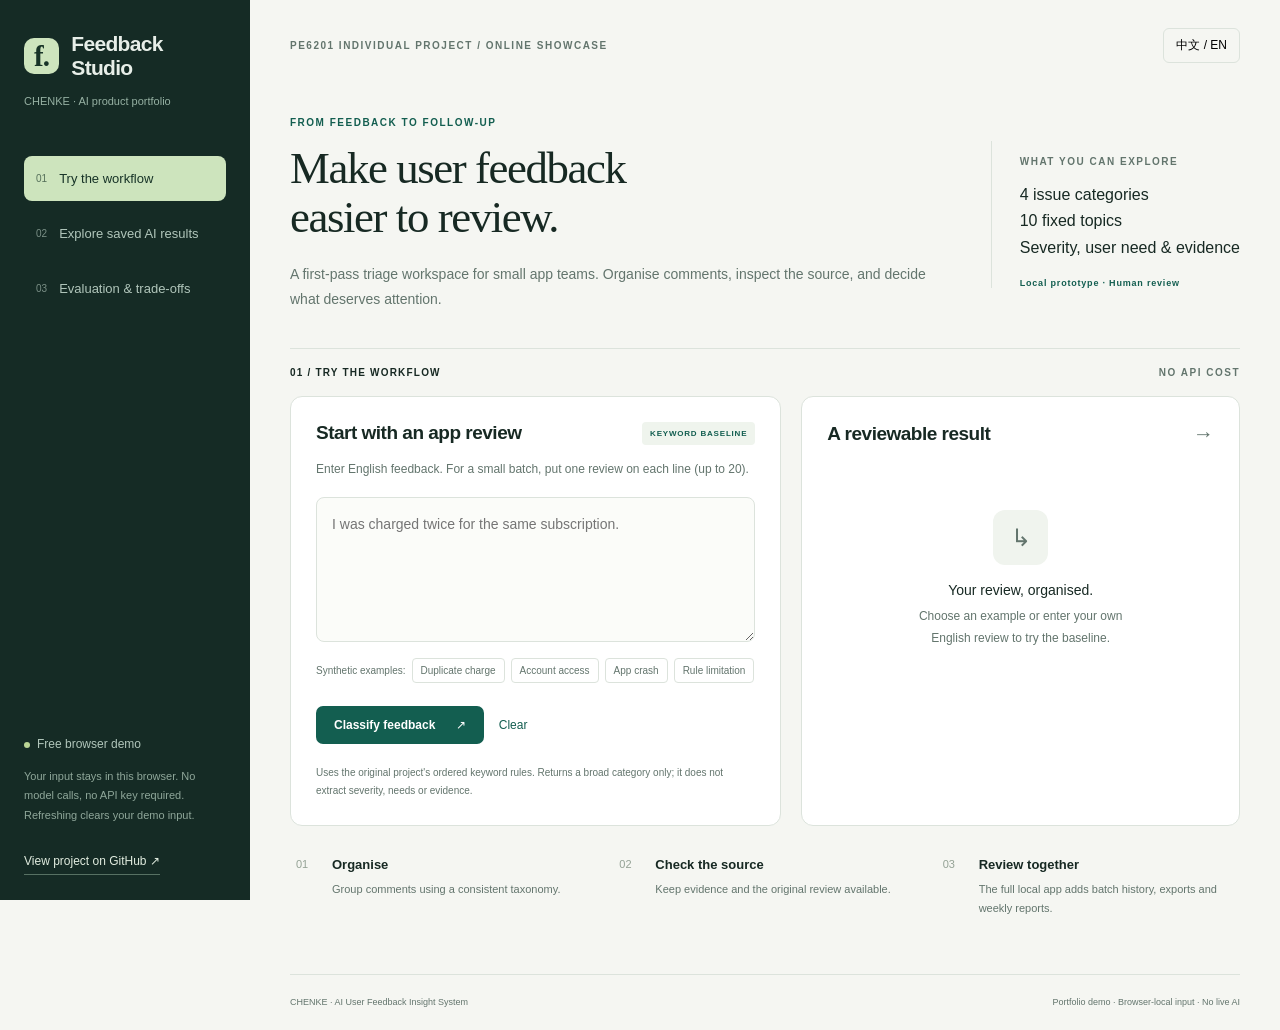
<file: docs/index.html>
<!doctype html>
<html lang="en"><head><meta charset="utf-8"><meta name="viewport" content="width=device-width,initial-scale=1"><meta name="description" content="Explore CHENKE's AI feedback triage prototype. Free browser-local keyword classification and recorded AI evaluation examples."><title>Feedback Studio | CHENKE</title><link rel="stylesheet" href="style.css"><link rel="icon" href="icon.svg" type="image/svg+xml"><script src="data.js" defer></script><script src="app.js" defer></script></head>
<body><aside><a class="brand" href="#"><span class="logo">f.</span>Feedback Studio</a><div class="sidebar-sub" data-i18n="portfolio">CHENKE · AI product portfolio</div><nav aria-label="Main navigation"><button class="nav active" data-panel="try" aria-current="page"><span>01</span><b data-i18n="tryNav">Try the workflow</b></button><button class="nav" data-panel="saved"><span>02</span><b data-i18n="savedNav">Explore saved AI results</b></button><button class="nav" data-panel="evaluation"><span>03</span><b data-i18n="evalNav">Evaluation & trade-offs</b></button></nav><div class="sidebar-bottom"><span class="dot"></span><span data-i18n="localBadge">Free browser demo</span><p data-i18n="privacy">Your input stays in this browser. No model calls, no API key required. Refreshing clears your demo input.</p><a href="https://github.com/cke013344-beep/AI-User-Feedback-Insight-System" target="_blank" rel="noopener" data-i18n="repo">View project on GitHub ↗</a></div></aside>
<main><header><span class="eyebrow" data-i18n="project">PE6201 INDIVIDUAL PROJECT / ONLINE SHOWCASE</span><button id="language" aria-label="Switch language">中文 / EN</button></header><section class="intro"><div><div class="kicker" data-i18n="kicker">FROM FEEDBACK TO FOLLOW-UP</div><h1 data-i18n="headline">Make user feedback<br>easier to review.</h1><p data-i18n="intro">A first-pass triage workspace for small app teams. Organise comments, inspect the source, and decide what deserves attention.</p></div><div class="intro-note"><span class="mini" data-i18n="scopeTitle">WHAT YOU CAN EXPLORE</span><p data-i18n="scope">4 issue categories<br>10 fixed topics<br>Severity, user need & evidence</p><div class="tag" data-i18n="prototype">Local prototype · Human review</div></div></section>
<div class="section-line"><span id="panel-caption">01 / TRY THE WORKFLOW</span><span class="mini" data-i18n="noCost">NO API COST</span></div>
<section id="panel-try" class="panel"><div class="workspace"><article class="card input-card"><div class="card-heading"><h2 data-i18n="inputTitle">Start with an app review</h2><span class="chip" data-i18n="rulesChip">KEYWORD BASELINE</span></div><p class="sub" data-i18n="inputHint">Enter English feedback. For a small batch, put one review on each line (up to 20).</p><label for="reviews" class="sr-only" data-i18n="inputTitle">Start with an app review</label><textarea id="reviews" maxlength="10000" placeholder="I was charged twice for the same subscription."></textarea><div class="examples"><span data-i18n="sample">Synthetic examples:</span><button data-example="payment" data-i18n="paymentExample">Duplicate charge</button><button data-example="account" data-i18n="accountExample">Account access</button><button data-example="bug" data-i18n="bugExample">App crash</button><button data-example="ambiguous" data-i18n="ambiguousExample">Rule limitation</button></div><div class="input-actions"><button class="primary" id="classify" data-i18n="classify">Classify feedback <span>↗</span></button><button id="clear" class="text-button" data-i18n="clear">Clear</button></div><p id="input-error" class="error" role="alert"></p><p class="footnote" data-i18n="baselineNote">Uses the original project's ordered keyword rules. Returns a broad category only; it does not extract severity, needs or evidence.</p></article><article class="card output-card"><div class="card-heading"><h2 data-i18n="resultTitle">A reviewable result</h2><span class="step-mark">→</span></div><div id="live-result" aria-live="polite"></div></article></div><section class="flow"><div><span>01</span><h3 data-i18n="flow1">Organise</h3><p data-i18n="flow1Text">Group comments using a consistent taxonomy.</p></div><div><span>02</span><h3 data-i18n="flow2">Check the source</h3><p data-i18n="flow2Text">Keep evidence and the original review available.</p></div><div><span>03</span><h3 data-i18n="flow3">Review together</h3><p data-i18n="flow3Text">The full local app adds batch history, exports and weekly reports.</p></div></section></section>
<section id="panel-saved" class="panel" hidden><div class="saved-intro"><div><h2 data-i18n="savedTitle">Open the model's work. Check its meaning.</h2><p class="sub" data-i18n="savedHint">20 recorded GPT-4o-mini outputs from the final V5 check. Selecting a review reads a saved result; it does not run AI.</p></div><button class="outline" id="export" data-i18n="export">Download saved results ↓</button></div><div id="saved-counts" class="counts"></div><div class="saved-grid"><article class="card review-list"><div class="card-heading"><h3 data-i18n="reviewsTitle">Source reviews</h3><label for="category" class="sr-only" data-i18n="filterLabel">Filter category</label><select id="category"><option value="" data-i18n="allCategories">All categories</option><option>BUG</option><option>ACCOUNT</option><option>PAYMENT</option><option>FEATURE_UX</option></select></div><div id="review-buttons"></div></article><article class="card detail"><div class="card-heading"><h3 id="detail-title"></h3><span class="chip" data-i18n="savedChip">SAVED AI OUTPUT</span></div><div id="saved-detail"></div></article></div><p class="footnote" data-i18n="dataSource">Source: MHARD public app reviews (MIT). Project reference labels were drafted with AI assistance and approved by the owner. Retrospective content review was assistant-guided, not an independent blind rating. Original English text is preserved.</p><a class="inline-link" href="https://github.com/Sensify-Lab/MHARD" target="_blank" rel="noopener">MHARD source ↗</a></section>
<section id="panel-evaluation" class="panel" hidden><div class="eval-grid"><article class="card"><div class="card-heading"><h2 data-i18n="pilotTitle">Same reviews. Two approaches.</h2><span class="chip">n = 120</span></div><p class="sub" data-i18n="pilotHint">Category-only pilot · 30 reviews per category</p><div class="metric-bar"><div><span data-i18n="ruleLabel">Keyword rules</span><b>59.2%</b></div><div class="track"><span style="width:59.2%"></span></div></div><div class="metric-bar strong"><div><span>GPT-4o-mini · zero-shot</span><b>90.0%</b></div><div class="track"><span style="width:90%"></span></div></div><p class="footnote" data-i18n="pilotNote">71/120 vs 108/120 correct. Macro-F1: 0.526 vs 0.900. These are project test results, not measured live-user outcomes.</p></article><article class="card"><div class="card-heading"><h2 data-i18n="finalTitle">Expanded workflow check</h2><span class="chip">n = 20</span></div><p class="sub" data-i18n="finalHint">Fresh V5 sample · Five reviews per category</p><div class="eval-stats"><div><b>95%</b><span data-i18n="categoryMetric">Category · 19/20</span></div><div><b>85%</b><span data-i18n="topicMetric">Topic · 17/20</span></div><div><b>80%</b><span data-i18n="severityMetric">Severity · 16/20</span></div><div><b>95%</b><span data-i18n="validMetric">Complete validity · 19/20</span></div></div><p class="footnote" data-i18n="finalNote">One recorded run on a small, purposively selected sample from the same app domain. Invalid complete outputs count as failures. This is a separate task and sample from the 120-review pilot.</p></article></div><article class="card lessons"><h2 data-i18n="lessonsTitle">What the errors taught me</h2><div class="lesson-grid"><div><span class="pill warning">H011</span><h3 data-i18n="lesson1">A valid quote can support a wrong story.</h3><p data-i18n="lesson1Text">The model added a link between uninstalling and paying that the review never stated. Formatting passed; need fidelity failed.</p><button class="text-button" data-inspect="H011" data-i18n="inspect">Inspect this result ↗</button></div><div><span class="pill warning">H018</span><h3 data-i18n="lesson2">Exact evidence means exact text.</h3><p data-i18n="lesson2Text">The model changed “If” to “if”. The case-sensitive quote check rejected the output, even though its category was reasonable.</p><button class="text-button" data-inspect="H018" data-i18n="inspect">Inspect this result ↗</button></div></div></article><article class="card choices"><h2 data-i18n="choicesTitle">A small system, with explicit trade-offs.</h2><div class="choice-grid"><div><h3 data-i18n="choice1">Own the workflow</h3><p data-i18n="choice1Text">Python + HTML, fixed labels and deterministic checks. Easier to inspect; local setup and maintenance are required.</p></div><div><h3 data-i18n="choice2">Rent the model</h3><p data-i18n="choice2Text">GPT-4o-mini via OpenRouter interprets indirect wording. Each review adds provider cost and network dependency.</p></div><div><h3 data-i18n="choice3">Keep the reviewer</h3><p data-i18n="choice3Text">Original text and evidence support manual decisions. No measured time-saving or production-reliability claim.</p></div></div><a class="primary link-button" href="https://github.com/cke013344-beep/AI-User-Feedback-Insight-System" target="_blank" rel="noopener" data-i18n="fullProject">Explore the full local project ↗</a></article></section>
<footer><span>CHENKE · AI User Feedback Insight System</span><span data-i18n="footer">Portfolio demo · Browser-local input · No live AI</span></footer></main></body></html>
</file>
<file: docs/style.css>
:root{--ink:#172923;--muted:#63756d;--green:#135e50;--bg:#f5f6f2;--border:#dce3dc;--orange:#c77c45;font-family:Inter,-apple-system,BlinkMacSystemFont,"Segoe UI","PingFang SC",sans-serif;color:var(--ink);background:var(--bg);font-synthesis:none}*{box-sizing:border-box}body{margin:0}button,input,select,textarea{font:inherit}button,a{touch-action:manipulation}button{cursor:pointer}button:focus-visible,a:focus-visible,select:focus-visible,textarea:focus-visible{outline:3px solid #5fa58b;outline-offset:3px}a{color:inherit}aside{width:250px;background:#152b25;color:#e7eee8;position:fixed;inset:0 auto 0 0;padding:32px 24px;display:flex;flex-direction:column}.brand{display:flex;align-items:center;gap:12px;font-size:21px;font-weight:700;text-decoration:none;letter-spacing:-.7px}.logo{width:36px;height:36px;background:#cde4bd;border-radius:10px;display:grid;place-items:center;color:#173327;font-size:29px;font-family:Georgia}.sidebar-sub{font-size:11px;color:#96b1a3;margin:15px 0 49px}nav{display:grid;gap:10px}.nav{border:0;background:none;text-align:left;color:#b1c6bb;padding:15px 12px;display:flex;align-items:center;gap:12px;border-radius:8px;font-size:13px}.nav b{font-weight:500}.nav span{font-size:10px;opacity:.65}.nav:hover{background:#223d32}.nav.active{background:#cde4bd;color:#173327}.sidebar-bottom{margin-top:auto;font-size:12px;color:#b1c6bb}.dot{display:inline-block;width:6px;height:6px;border-radius:50%;background:#bad595;margin-right:7px}.sidebar-bottom p{font-size:11px;line-height:1.8;margin:16px 0 28px;color:#8fa79a}.sidebar-bottom a{text-decoration:none;border-bottom:1px solid #577163;padding-bottom:6px;color:#e1ecdf}main{margin-left:250px;padding:28px 40px 20px;max-width:1600px}header{display:flex;justify-content:space-between;align-items:center}.eyebrow,.mini,.kicker{font-size:10px;letter-spacing:1.5px;font-weight:600;color:var(--muted)}header button{background:transparent;border:1px solid var(--border);padding:8px 12px;border-radius:6px;font-size:12px}.intro{display:flex;justify-content:space-between;gap:50px;padding:54px 0 36px}.kicker{color:var(--green);margin-bottom:16px}h1{font-family:Georgia,"Songti SC",serif;font-weight:400;font-size:clamp(32px,3.5vw,54px);line-height:1.1;letter-spacing:-1.4px;margin:0 0 19px}.intro>div:first-child{max-width:650px}.intro p{font-size:14px;color:var(--muted);line-height:1.8;margin:0}.intro-note{border-left:1px solid var(--border);padding:10px 0 0 28px;min-width:225px;align-self:center}.intro-note p{font-size:16px;color:var(--ink);margin:13px 0 17px;line-height:1.65}.tag,.chip{font-size:9px;font-weight:600;letter-spacing:.8px}.tag{color:var(--green)}.section-line{border-top:1px solid var(--border);padding:18px 0;display:flex;justify-content:space-between;font-size:10px;font-weight:600;letter-spacing:1.2px}.workspace{display:grid;grid-template-columns:1.12fr 1fr;gap:20px}.card{background:white;border:1px solid var(--border);border-radius:12px;padding:25px;min-width:0}.card-heading{display:flex;align-items:center;justify-content:space-between;gap:10px;margin-bottom:14px}h2{font-size:19px;font-weight:600;letter-spacing:-.5px;margin:0}h3{font-size:14px;margin:0 0 8px}.chip{background:#eff4ed;color:var(--green);padding:7px 8px;border-radius:4px;white-space:nowrap;font-size:8px}.sub{font-size:12px;color:var(--muted);line-height:1.7;margin:0 0 18px}textarea{width:100%;min-height:145px;border:1px solid var(--border);border-radius:8px;padding:15px;background:#fbfcf9;resize:vertical;font-size:14px;line-height:1.7;color:var(--ink)}.examples{display:flex;align-items:center;gap:6px;flex-wrap:wrap;margin:12px 0 23px;font-size:10px;color:var(--muted)}.examples button{border:1px solid var(--border);background:white;color:var(--muted);padding:6px 8px;border-radius:4px;font-size:10px}.examples button:hover{border-color:var(--green);color:var(--green)}.input-actions{display:flex;gap:15px;align-items:center}.primary{background:var(--green);color:white;border:0;border-radius:7px;padding:12px 18px;font-size:12px;font-weight:600}.primary:hover{background:#0e4b3f}.primary span{margin-left:17px}.text-button{background:none;border:0;color:var(--green);padding:6px 0;font-size:12px}.footnote{font-size:10px;color:var(--muted);line-height:1.8;margin:20px 0 0}.error{font-size:12px;color:#ad422e;margin:8px 0}.step-mark{color:var(--muted);font-size:21px}.empty{display:grid;place-items:center;text-align:center;min-height:240px;color:var(--muted)}.empty-icon{width:55px;height:55px;display:grid;place-items:center;background:#f0f4ee;border-radius:12px;font-size:24px;margin:0 auto 17px}.empty h3{color:var(--ink);font-weight:500}.empty p{font-size:12px;line-height:1.8;max-width:240px;margin:0 auto}.result-line{border-bottom:1px solid var(--border);padding:16px 0}.result-line:first-child{padding-top:6px}.result-line:last-child{border:0}.result-line p{font-size:12px;line-height:1.7;margin:10px 0;color:var(--muted);overflow-wrap:anywhere}.result-meta{display:flex;justify-content:space-between;align-items:center;gap:10px}.pill{background:#eaf2e8;color:#306443;border-radius:5px;padding:6px 8px;font-size:10px;display:inline-block}.pill.warning{background:#faf0e3;color:#8e592b}.flow{display:grid;grid-template-columns:repeat(3,1fr);gap:32px;padding:31px 6px}.flow>div{position:relative;padding-left:36px}.flow span{position:absolute;left:0;top:1px;font-size:11px;color:#94a295}.flow p{font-size:11px;line-height:1.7;margin:0;color:var(--muted)}.flow h3{font-size:13px}.saved-intro{display:flex;justify-content:space-between;gap:20px;align-items:flex-start;margin:8px 0 23px}.saved-intro .sub{margin:12px 0 0}.outline{background:white;border:1px solid var(--border);padding:10px 13px;border-radius:6px;font-size:11px;white-space:nowrap}.counts{display:grid;grid-template-columns:repeat(4,1fr);gap:12px;margin-bottom:20px}.count{border:1px solid var(--border);border-radius:8px;padding:14px 18px;background:#edf1e9}.count b{font-size:24px;display:block;margin-top:9px;font-family:Georgia;font-weight:400}.count span{font-size:9px;letter-spacing:1px;color:var(--muted)}.saved-grid{display:grid;grid-template-columns:1fr 1.2fr;gap:20px}.review-list{padding:20px}select{min-width:0;max-width:150px;padding:7px;border:1px solid var(--border);border-radius:5px;font-size:10px;background:white;color:var(--ink)}#review-buttons{max-height:510px;overflow-y:auto;padding-right:5px}.review-button{width:100%;text-align:left;display:block;padding:13px 12px;border:0;border-bottom:1px solid var(--border);background:white}.review-button:hover{background:#f5f7f1}.review-button.selected{background:#edf3e8;border-radius:5px}.review-button div{display:flex;justify-content:space-between;gap:10px;font-size:9px;letter-spacing:.5px;color:var(--green)}.review-button p{font-size:11px;color:var(--muted);line-height:1.6;margin:8px 0 0}.source-review{padding:15px;border:1px solid var(--border);border-radius:6px;background:#fbfcfa;font-size:13px;line-height:1.8;overflow-wrap:anywhere}mark{background:#dae9c2;color:inherit;padding:1px}.detail-label{font-size:9px;letter-spacing:1px;color:var(--muted);margin:20px 0 9px;font-weight:600}.ai-fields{display:grid;grid-template-columns:1fr 1fr;gap:18px;margin:18px 0}.ai-fields small{display:block;color:var(--muted);font-size:10px;margin-bottom:7px}.ai-fields b{font-size:11px;font-weight:500}.detail-text{font-size:13px;line-height:1.7;margin:0}.quote{margin:0;border-left:3px solid #a9c48a;padding:4px 0 4px 12px;font-size:12px;line-height:1.7;overflow-wrap:anywhere}.review-note{font-size:11px;line-height:1.8;border-top:1px solid var(--border);padding-top:14px;margin-top:20px;color:#826137}.inline-link{font-size:11px;color:var(--green);display:inline-block;margin-top:8px}.eval-grid{display:grid;grid-template-columns:1fr 1fr;gap:20px}.metric-bar{margin-top:28px}.metric-bar>div:first-child{display:flex;justify-content:space-between;font-size:12px;margin-bottom:11px}.track{height:8px;background:#f1f2ed;border-radius:5px;overflow:hidden}.track span{display:block;height:100%;background:#a8b69d}.strong .track span{background:var(--green)}.eval-stats{display:grid;grid-template-columns:1fr 1fr;gap:22px;margin-top:24px}.eval-stats b{display:block;font:34px Georgia;color:var(--green);margin-bottom:6px}.eval-stats span{font-size:10px;color:var(--muted)}.lessons,.choices{margin-top:20px}.lesson-grid{display:grid;grid-template-columns:1fr 1fr;gap:35px;margin-top:25px}.lesson-grid h3{margin-top:13px}.lesson-grid p,.choice-grid p{font-size:12px;color:var(--muted);line-height:1.8}.choice-grid{display:grid;grid-template-columns:repeat(3,1fr);gap:28px;margin-top:23px}.link-button{display:inline-block;text-decoration:none;margin-top:12px}footer{display:flex;justify-content:space-between;gap:20px;border-top:1px solid var(--border);padding:20px 0 0;margin-top:25px;color:var(--muted);font-size:9px;line-height:1.7}.sr-only{position:absolute;width:1px;height:1px;padding:0;margin:-1px;overflow:hidden;clip:rect(0,0,0,0);white-space:nowrap;border:0}[hidden]{display:none!important}
@media(min-width:1700px){main{margin-right:auto}}@media(max-width:1100px){aside{width:205px;padding:28px 18px}main{margin-left:205px;padding:25px}.brand{font-size:18px}.intro{gap:25px}.intro-note{min-width:170px;padding-left:20px}.card{padding:20px}.card-heading{flex-wrap:wrap}.workspace{grid-template-columns:1fr 1fr}}@media(max-width:800px){aside{position:static;width:100%;padding:16px 20px;display:block}.sidebar-sub,.sidebar-bottom{display:none}.brand{font-size:19px}nav{display:flex;gap:7px;margin-top:17px}.nav{padding:9px 10px;font-size:10px;flex:1;gap:7px}.nav span{display:none}main{margin:0;padding:22px}.intro{padding-top:35px;gap:25px}.intro-note{min-width:150px}.workspace,.saved-grid,.eval-grid{grid-template-columns:1fr}.output-card{min-height:200px}.empty{min-height:180px}.saved-intro{flex-direction:column}.counts{gap:8px}.count{padding:12px}.count span{font-size:8px}#review-buttons{max-height:250px}.flow{gap:15px;padding:25px 0}.flow>div{padding-left:0}.flow span{display:block;position:static;margin-bottom:9px}.lesson-grid,.choice-grid{gap:22px}footer{font-size:8px}}@media(max-width:500px){main{padding:20px 15px}.intro-note{display:none}h1{font-size:38px}.eyebrow{font-size:8px;max-width:240px;line-height:1.7}.nav{font-size:9px}.card-heading h2{font-size:17px}.lesson-grid,.choice-grid{grid-template-columns:1fr}.card{padding:18px}.chip{font-size:7px}.flow h3{font-size:12px}.flow p{font-size:10px}.counts{grid-template-columns:1fr 1fr}.section-line{font-size:9px}footer{flex-direction:column;gap:6px}}
</file>
